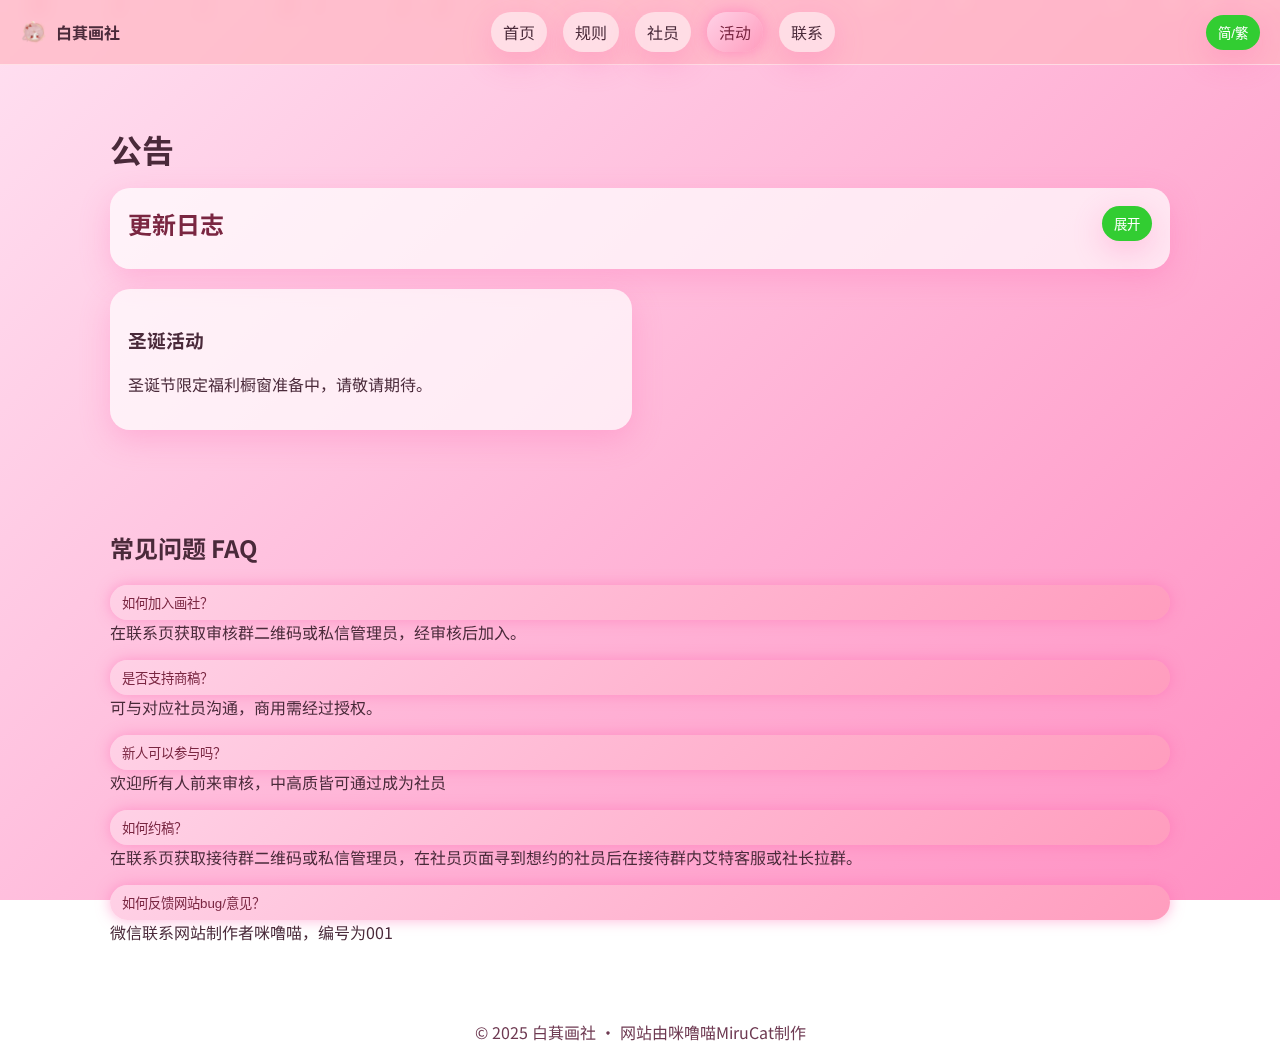
<file: activities.html>
<!DOCTYPE html>
<html lang="zh-CN">
<head>
  <meta charset="UTF-8">
  <meta name="viewport" content="width=device-width, initial-scale=1.0">
  <title>白萁画社 · 活动</title>
  <link rel="icon" href="assets/favicon.png" type="image/svg+xml">
  <link href="https://fonts.googleapis.com/css2?family=Noto+Sans+SC:wght@400;700&family=ZCOOL+KuaiLe&display=swap" rel="stylesheet">
  <link rel="stylesheet" href="style.css">
  <script defer src="script.js"></script>
</head>
<body data-page="activities">
  <div id="sakura-container"></div>
  <header class="navbar">
    <a class="logo" href="index.html"><img src="assets/favicon.png" alt="logo"> 白萁画社</a>
    <button class="hamburger" aria-label="菜单">☰</button>
    <nav class="nav-links">
      <a href="index.html">首页</a>
      <a href="rules.html">规则</a>
      <a href="members.html">社员</a>
      <a href="activities.html" class="active">活动</a>
      <a href="contact.html">联系</a>
    </nav>
    <div class="nav-actions">
      <button id="lang-toggle" class="pill">简/繁</button>
    </div>
  </header>

  <main>
    <section class="section">
      <h1 class="page-title">公告</h1>
      <div class="announcement-section">
        <div class="announcement-header">
          <h2>更新日志</h2>
          <button class="toggle-button" id="toggle-changelog">展开/收起</button>
        </div>
        <div class="changelog-content" id="changelog-content">
          <div class="changelog-item">
            <h3>2025年12月9日</h3>
            <ul>
              <li>正式启用网站</li>
            </ul>
          </div>
      
        </div>
      </div>
      <div class="card-grid">
        <article class="card">
          <h3>圣诞活动</h3>
          <p>圣诞节限定福利橱窗准备中，请敬请期待。</p>
        </article>
      </div>
    </section>

    <section class="section">
      <h2>常见问题 FAQ</h2>
      <div class="accordion" id="faq">
        <div class="accordion-item">
          <button class="accordion-header">如何加入画社？</button>
          <div class="accordion-body">在联系页获取审核群二维码或私信管理员，经审核后加入。</div>
        </div>
        <div class="accordion-item">
          <button class="accordion-header">是否支持商稿？</button>
          <div class="accordion-body">可与对应社员沟通，商用需经过授权。</div>
        </div>
        <div class="accordion-item">
          <button class="accordion-header">新人可以参与吗？</button>
          <div class="accordion-body">欢迎所有人前来审核，中高质皆可通过成为社员</div>
        </div>
        <div class="accordion-item">
          <button class="accordion-header">如何约稿？</button>
          <div class="accordion-body">在联系页获取接待群二维码或私信管理员，在社员页面寻到想约的社员后在接待群内艾特客服或社长拉群。</div>
        </div>
        <div class="accordion-item">
          <button class="accordion-header">如何反馈网站bug/意见？</button>
          <div class="accordion-body">微信联系网站制作者咪噜喵，编号为001</div>
        </div>
      </div>
    </section>
  </main>

  <footer class="footer">
    <div>© 2025 白萁画社 · 网站由咪噜喵MiruCat制作</div>
  </footer>
</body>
</html>
</file>
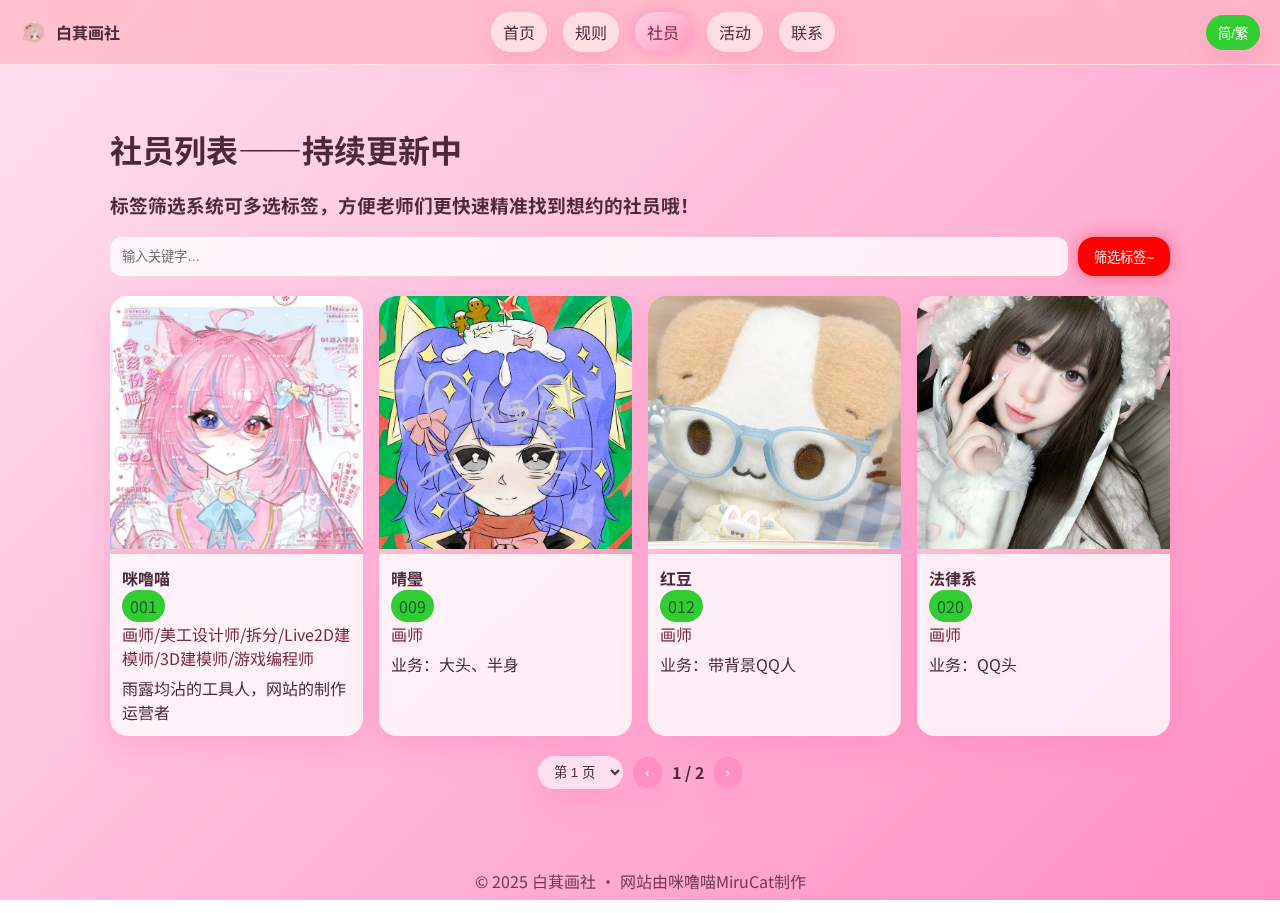
<file: members.html>
<!DOCTYPE html>
<html lang="zh-CN">
<head>
  <meta charset="UTF-8">
  <meta name="viewport" content="width=device-width, initial-scale=1.0">
  <title>白萁画社 · 社员</title>
  <link rel="icon" href="assets/favicon.png" type="image/svg+xml">
  <link href="https://fonts.googleapis.com/css2?family=Noto+Sans+SC:wght@400;700&family=ZCOOL+KuaiLe&display=swap" rel="stylesheet">
  <link rel="stylesheet" href="style.css">
  <script defer src="script.js"></script>
</head>
<body data-page="members">
  <div id="sakura-container"></div>
  <header class="navbar">
    <a class="logo" href="index.html"><img src="assets/favicon.png" alt="logo"> 白萁画社</a>
    <button class="hamburger" aria-label="菜单">☰</button>
    <nav class="nav-links">
      <a href="index.html">首页</a>
      <a href="rules.html">规则</a>
      <a href="members.html" class="active">社员</a>
      <a href="activities.html">活动</a>
      <a href="contact.html">联系</a>
    </nav>
    <div class="nav-actions">
      <button id="lang-toggle" class="pill">简/繁</button>
    </div>
  </header>

  <main>
    <section class="section">
      <h1 class="page-title">社员列表——持续更新中</h1>
      <h3 class="page-subtitle">标签筛选系统可多选标签，方便老师们更快速精准找到想约的社员哦！</h3>
      <div class="filter-bar">
        <input id="search-input" type="text" placeholder="输入关键字…">
        <button id="toggle-filter" class="btn glow">筛选标签~</button>
      </div>
      <div id="selected-tags" class="selected-tags"></div>
      <div id="filter-panel" class="filter-panel hidden">
        <div class="main-tags" id="main-tags"></div>
        <div class="sub-tags" id="sub-tags"></div>
      </div>

      <div id="members-grid" class="grid"></div>
      <div id="no-results" class="no-results hidden">目前没有符合条件的社员哦~</div>

      <div class="pagination-controls">
        <select id="page-select" class="pill"></select>
        <button id="prev-page" class="pill">‹</button>
        <span id="page-info">1 / 1</span>
        <button id="next-page" class="pill">›</button>
      </div>
    </section>
  </main>

  <div id="member-detail" class="modal hidden">
    <div class="modal-content">
      <button class="modal-close btn outline" id="back-to-list">返回社员列表</button>
      <div class="detail-header">
        <img id="detail-avatar" class="detail-avatar" alt="avatar">
        <div class="detail-info">
          <h2 id="detail-name"></h2>
          <div id="detail-id" class="badge"></div>
          <div id="detail-role" class="role"></div>
          <p id="detail-bio" class="bio"></p>
        </div>
      </div>
      <div id="services" class="services"></div>
    </div>
    <div id="lightbox" class="lightbox hidden">
      <button id="lightbox-close" class="btn outline">关闭</button>
      <div class="lightbox-stage">
        <button id="gallery-prev" class="gallery-arrow">‹</button>
        <div id="lightbox-content"></div>
        <button id="gallery-next" class="gallery-arrow">›</button>
      </div>
    </div>
  </div>

  <footer class="footer">
    <div>© 2025 白萁画社 · 网站由咪噜喵MiruCat制作</div>
  </footer>
</body>
</html>
</file>
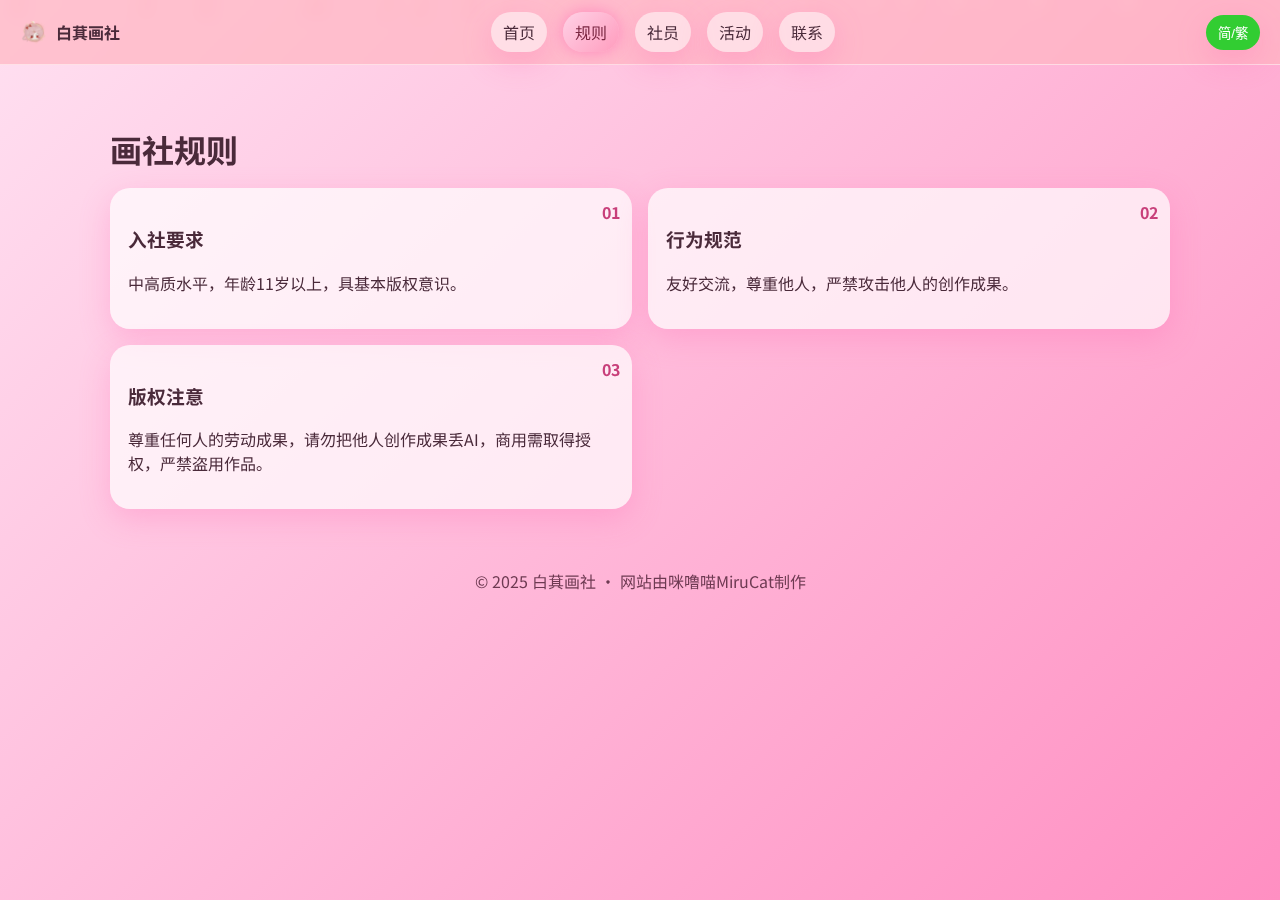
<file: rules.html>
<!DOCTYPE html>
<html lang="zh-CN">
<head>
  <meta charset="UTF-8">
  <meta name="viewport" content="width=device-width, initial-scale=1.0">
  <title>白萁画社 · 规则</title>
  <link rel="icon" href="assets/favicon.png" type="image/svg+xml">
  <link href="https://fonts.googleapis.com/css2?family=Noto+Sans+SC:wght@400;700&family=ZCOOL+KuaiLe&display=swap" rel="stylesheet">
  <link rel="stylesheet" href="style.css">
  <script defer src="script.js"></script>
</head>
<body data-page="rules">
  <div id="sakura-container"></div>
  <header class="navbar">
    <a class="logo" href="index.html"><img src="assets/favicon.png" alt="logo"> 白萁画社</a>
    <button class="hamburger" aria-label="菜单">☰</button>
    <nav class="nav-links">
      <a href="index.html">首页</a>
      <a href="rules.html" class="active">规则</a>
      <a href="members.html">社员</a>
      <a href="activities.html">活动</a>
      <a href="contact.html">联系</a>
    </nav>
    <div class="nav-actions">
      <button id="lang-toggle" class="pill">简/繁</button>
    </div>
  </header>

  <main>
    <section class="section">
      <h1 class="page-title">画社规则</h1>
      <div class="card-grid rule-grid">
        <article class="card rule">
          <div class="rule-index">01</div>
          <h3>入社要求</h3>
          <p>中高质水平，年龄11岁以上，具基本版权意识。</p>
        </article>
        <article class="card rule">
          <div class="rule-index">02</div>
          <h3>行为规范</h3>
          <p>友好交流，尊重他人，严禁攻击他人的创作成果。</p>
        </article>
        <article class="card rule">
          <div class="rule-index">03</div>
          <h3>版权注意</h3>
          <p>尊重任何人的劳动成果，请勿把他人创作成果丢AI，商用需取得授权，严禁盗用作品。</p>
        </article>
      </div>
    </section>
  </main>

  <footer class="footer">
    <div>© 2025 白萁画社 · 网站由咪噜喵MiruCat制作</div>
  </footer>
</body>
</html>
</file>
<file: style.css>
@font-face {
    font-family: 'MaoKenZhuYuanTi';
    src: url('./assets/MaoKenZhuYuanTi-MaokenZhuyuanTi-2.ttf') format('truetype');
    font-weight: normal;
    font-style: normal;
}

@import url('https://fonts.googleapis.com/css2?family=Noto+Sans+SC:wght@400;700&family=Noto+Sans+TC:wght@400;700&display=swap');

:root {
    --pink-1: #ffe0f1;
    --pink-2: #ffb8d9;
    --pink-3: #ff8fc2;
    --apple-green: #32CD32;
    /* 更鲜明的绿色 */
    --apple-red: #FF0000;
    --text: #4a2a3a;
    --white: #ffffff;
    --shadow: 0 10px 30px rgba(255, 105, 180, .3);
}

* {
    box-sizing: border-box
}

html,
body {
    height: 100%
}

body {
    margin: 0;
    color: var(--text);
    font-family: 'Noto Sans SC', system-ui, -apple-system, Segoe UI, Roboto, Arial, sans-serif;
    background: linear-gradient(135deg, var(--pink-1), var(--pink-2) 50%, var(--pink-3));
    background-attachment: fixed;
}

.navbar {
    position: sticky;
    top: 0;
    z-index: 1000;
    display: flex;
    align-items: center;
    justify-content: space-between;
    padding: 12px 20px;
    backdrop-filter: saturate(1.2) blur(8px);
    background: rgba(255, 182, 193, .7);
    border-bottom: 1px solid rgba(255, 255, 255, .5);
}

.logo {
    display: flex;
    align-items: center;
    gap: 8px;
    font-weight: 700;
    text-decoration: none;
    color: var(--text)
}

.logo img {
    width: 28px;
    height: 28px
}

.hamburger {
    border: none;
    background: var(--apple-red);
    color: #fff;
    border-radius: 10px;
    padding: 8px 12px;
    display: none
}

.nav-links {
    display: flex;
    gap: 16px
}

.nav-links a {
    color: var(--text);
    text-decoration: none;
    padding: 8px 12px;
    border-radius: 999px;
    background: rgba(255, 255, 255, .5);
    box-shadow: var(--shadow)
}

.nav-links a.active,
.nav-links a:hover {
    background: linear-gradient(135deg, #ffd1e6, #ff9dbe);
    color: #7a2641;
    box-shadow: 0 0 16px rgba(255, 105, 180, .6)
}

.nav-actions {
    display: flex;
    gap: 8px
}

.pill {
    border: none;
    padding: 8px 12px;
    border-radius: 999px;
    background: var(--apple-green);
    color: var(--white);
    box-shadow: var(--shadow);
    position: relative;
    z-index: 1;
    cursor: pointer
}

.btn {
    display: inline-block;
    text-decoration: none;
    border: none;
    padding: 10px 16px;
    border-radius: 16px;
    cursor: pointer
}

.btn.glow {
    background: var(--apple-red);
    color: #fff;
    box-shadow: 0 0 18px rgba(255, 0, 0, .4)
}

.btn.glow.green {
    background: var(--apple-green);
    color: var(--white);
    box-shadow: 0 0 18px rgba(60, 179, 113, .4)
}

.btn.outline {
    background: transparent;
    border: 2px solid var(--apple-green);
    color: #185b2e
}

.hero {
    position: relative;
    min-height: 60vh;
    display: grid;
    place-items: center;
    padding: 40px 20px
}

.hero-bg {
    position: absolute;
    inset: 0;
    background: url('assets/banner-apple.svg') center/cover no-repeat;
    opacity: .25
}

.hero-content {
    text-align: center;
    position: relative;
    /* 确保 z-index 生效 */
    z-index: 1;
    /* 确保内容在背景之上 */
}

.brand {
    font-family: 'MaoKenZhuYuanTi', 'Noto Sans SC', 'Noto Sans TC', 'ZCOOL KuaiLe', system-ui, sans-serif;
    font-size: 56px;
    color: #7a2641;
    font-weight: normal;
    /* 调整字重 */
    letter-spacing: 2px;
    /* 增加字间距 */
}

.slogan {
    font-size: 18px;
    margin: 10px 0 20px
}

.cta-group {
    display: flex;
    gap: 12px;
    justify-content: center
}

.section {
    padding: 40px 20px;
    max-width: 1100px;
    margin: 0 auto
}

.page-title {
    font-size: 32px;
    margin-bottom: 16px
}

.card-grid {
    display: grid;
    grid-template-columns: repeat(2, 1fr); /* Always two columns */
    gap: 16px;
    align-items: start; /* Align items to the start of the grid area */
}

.card {
    background: rgba(255, 255, 255, .7);
    border-radius: 20px;
    padding: 18px;
    box-shadow: var(--shadow)
}

.qr-card {
    text-align: center;
}

.qr-card .qr {
    max-width: 100%;
    height: auto;
    margin-top: 10px;
    border-radius: 10px;
}

.qr-card h3 {
    margin-top: 0;
    color: var(--text);
}

.qr-card .note {
    font-size: 0.9em;
    color: #6e3a52;
    margin-top: 10px;
    white-space: pre-wrap;
}

.announcement-section {
    background: rgba(255, 255, 255, .7);
    border-radius: 20px;
    padding: 18px;
    box-shadow: var(--shadow);
    margin-bottom: 20px;
}

.announcement-header {
    display: flex;
    justify-content: space-between;
    align-items: center;
    margin-bottom: 10px;
}

.announcement-header h2 {
    margin: 0;
    font-size: 24px;
    color: #7a2641;
}

.toggle-button {
    background: var(--apple-green);
    color: var(--white);
    border: none;
    padding: 8px 12px;
    border-radius: 999px;
    cursor: pointer;
    box-shadow: var(--shadow);
}

.changelog-content {
    max-height: 500px;
    /* 初始最大高度 */
    overflow: hidden;
    transition: max-height 0.3s ease;
}

.changelog-content.collapsed {
    max-height: 0;
}

.accordion-header {
    background: linear-gradient(135deg, #ffd1e6, #ff9dbe);
    color: #7a2641;
    border-radius: 999px;
    padding: 8px 12px;
    box-shadow: 0 0 14px rgba(255, 105, 180, .5);
    border: none;
    text-align: left;
    width: 100%;
    cursor: pointer;
}

.accordion-item {
    margin-bottom: 16px;
}

.changelog-content {
    max-height: 500px;
    /* 初始最大高度 */
    overflow: hidden;
    transition: max-height 0.3s ease-out;
}

.changelog-content.collapsed {
    max-height: 0;
}

.changelog-item {
    margin-bottom: 15px;
    padding-bottom: 15px;
    border-bottom: 1px dashed rgba(122, 38, 65, 0.2);
}

.changelog-item:last-child {
    border-bottom: none;
    margin-bottom: 0;
    padding-bottom: 0;
}

.changelog-item h3 {
    margin: 0 0 8px 0;
    color: #c83f7a;
    font-size: 18px;
}

.changelog-item ul {
    list-style: disc inside;
    padding-left: 0;
    margin: 0;
}

.changelog-item li {
    margin-bottom: 5px;
}

.rule {
    position: relative
}

.rule-index {
    position: absolute;
    top: 12px;
    right: 12px;
    font-weight: 700;
    color: #c83f7a
}

.pagination-controls {
    display: flex;
    justify-content: center;
    align-items: center;
    gap: 10px;
    margin-top: 20px;
    margin-bottom: 20px;
}

.pagination-controls .pill {
    background: var(--pink-3);
    color: var(--white);
    border: none;
    padding: 8px 12px;
    border-radius: 999px;
    cursor: pointer;
    box-shadow: var(--shadow);
}

.pagination-controls #page-select {
    background: var(--pink-1);
    color: var(--text);
    border: none;
    border-radius: 999px;
    padding: 8px 12px;
    cursor: pointer;
    box-shadow: var(--shadow);
}

.pagination-controls #page-info {
    font-weight: 700;
    color: var(--text);
}

.footer {
    padding: 20px;
    text-align: center;
    color: #6e3a52
}

.filter-bar {
    display: flex;
    gap: 10px;
    align-items: center;
    margin-bottom: 10px
}

.filter-bar input {
    flex: 1;
    border: none;
    border-radius: 12px;
    padding: 12px;
    background: rgba(255, 255, 255, .8)
}

.selected-tags {
    display: flex;
    gap: 8px;
    flex-wrap: wrap;
    margin-bottom: 10px
}

.tag-chip {
    display: flex;
    align-items: center;
    gap: 6px;
    padding: 6px 10px;
    border-radius: 999px;
    background: linear-gradient(135deg, #b4f5b4, #ffb4b4);
    color: #3a2a2a
}

.tag-chip button {
    border: none;
    background: transparent;
    cursor: pointer
}

.filter-panel {
    background: rgba(255, 255, 255, .6);
    border-radius: 16px;
    padding: 12px;
    box-shadow: var(--shadow);
    display: flex;
    flex-direction: column;
    gap: 16px
}

.filter-panel.hidden {
    display: none
}

.hidden {
    display: none;
}

.main-tags,
.sub-tags {
    display: flex;
    gap: 10px;
    flex-wrap: wrap
}

.tag-btn {
    border: none;
    padding: 8px 12px;
    border-radius: 999px;
    background: rgba(255, 255, 255, .7);
    cursor: pointer;
    margin-right: 8px;
}

.tag-btn.active {
    background: linear-gradient(135deg, #a5f3a5, #ff9dbe);
    box-shadow: 0 0 14px rgba(255, 105, 180, .5)
}

.grid {
    display: grid;
    grid-template-columns: repeat(4, 1fr);
    gap: 16px
}

@media (max-width: 768px) {
    .grid {
        grid-template-columns: repeat(2, 1fr);
    }
}

.member-card {
    background: rgba(255, 255, 255, .8);
    border-radius: 18px;
    overflow: hidden;
    box-shadow: var(--shadow)
}

.member-card .cover {
    aspect-ratio: 1/1;
    background: linear-gradient(135deg, #ffddea, #ff9dbf)
}

.member-card img {
    width: 100%;
    height: 100%;
    object-fit: cover
}

.member-card .info {
    padding: 12px
}

.member-card .name {
    font-weight: 700
}

.badge {
    display: inline-block;
    padding: 4px 8px;
    border-radius: 999px;
    background: var(--apple-green);
    color: #185b2e;
    margin-right: 15px;
}

.role {
    color: #7a2641
}

.role {
    color: #7a2641
}

.no-results {
    padding: 20px;
    text-align: center
}

.modal {
    position: fixed;
    inset: 0;
    background: rgba(0, 0, 0, .4);
    display: flex;
    align-items: flex-start;
    justify-content: center;
    padding: 40px;
    z-index: 2000
}

.modal.hidden {
    display: none
}

.modal-content {
    max-width: 1000px;
    width: 100%;
    background: rgba(255, 255, 255, .95);
    border-radius: 16px;
    padding: 16px;
    box-shadow: var(--shadow);
    max-height: 80vh; /* Allow modal content to scroll */
    overflow-y: auto; /* Enable vertical scrolling */
}

.detail-header {
    display: flex;
    gap: 16px;
    align-items: center
}

.detail-avatar {
    width: 120px;
    height: 120px;
    border-radius: 16px;
    object-fit: cover;
    background: #ffd1e6
}

.bio {
    margin-top: 6px
}

.services {
    margin-top: 16px;
    display: grid;
    grid-template-columns: 1fr;
    gap: 16px
}

.service-card {
    padding: 12px;
    border-radius: 14px;
    background: rgba(255, 255, 255, .7);
    width: 100%;
    box-sizing: border-box;
    overflow: hidden
}

.service-head {
    display: flex;
    align-items: center;
    justify-content: space-between
}

.price {
    color: #c83f7a;
    font-weight: 700
}
:root {
  --gallery-item-min-width: 120px;
}

.gallery {
    display: grid;
    grid-template-columns: repeat(auto-fill, minmax(var(--gallery-item-min-width), 1fr));
    gap: 8px;
    margin-top: 10px
}

@media (max-width: 768px) {
  :root {
    --gallery-item-min-width: 80px; /* Smaller min-width for gallery items on narrow screens */
  }
}

.gallery .item {
    position: relative;
    aspect-ratio: 1/1;
    border-radius: 12px;
    overflow: hidden;
    background: #ffd1e6;
    cursor: pointer
}

.gallery .item img,
.gallery .item video {
    width: 100%;
    height: 100%;
    object-fit: cover
}

.gallery-arrow {
    border: none;
    background: var(--apple-red);
    color: #fff;
    border-radius: 999px;
    width: 40px;
    height: 40px
}

.carousel {
    display: flex;
    align-items: center;
    justify-content: space-between;
    gap: 12px;
    margin-top: 10px;
    width: 100%;
}

:root { --carousel-item-size: 100px; }

.carousel-stage {
    display: flex;
    align-items: center;
    gap: 8px;
    width: 100%;
    max-width: calc(100% - 120px);
    height: calc(var(--carousel-item-size));
    overflow: hidden;
}

@media (max-width: 768px) {
  :root { --carousel-item-size: 70px; }
  .carousel-stage { max-width: calc(100% - 80px); height: calc(var(--carousel-item-size)); }
  .gallery-arrow { width: 30px; height: 30px; }
}

@media (max-width: 420px) {
  .modal { padding: 20px; }
  :root { --carousel-item-size: 60px; }
  .carousel-stage { max-width: calc(100% - 56px); height: calc(var(--carousel-item-size)); }
  .gallery-arrow { width: 28px; height: 28px; }
}

.carousel-stage .item {
    flex: 0 0 var(--carousel-item-size);
    width: var(--carousel-item-size);
    height: var(--carousel-item-size);
    border-radius: 12px;
    overflow: hidden;
    background: #ffd1e6;
    cursor: pointer;
}

.carousel-stage .item.empty {
    background: transparent;
    cursor: default;
}

.carousel-stage .item img,
.carousel-stage .item video {
    width: 100%;
    height: 100%;
    object-fit: cover;
}

.carousel-arrow {
    border: none;
    background: var(--apple-red);
    color: #fff;
    border-radius: 999px;
    width: 40px;
    height: 40px;
    cursor: pointer;
}

.carousel-dots {
    display: flex;
    justify-content: center;
    gap: 8px;
    margin-top: 8px;
}

.dot {
    width: 8px;
    height: 8px;
    border-radius: 50%;
    background: rgba(122, 38, 65, .3);
    border: none;
    cursor: pointer;
}

.dot.active {
    background: #c83f7a;
}

.lightbox {
    position: fixed;
    inset: 0;
    background: rgba(0, 0, 0, .6);
    display: flex;
    align-items: center;
    justify-content: center
}

.lightbox.hidden {
    display: none
}

.lightbox-stage {
    display: flex;
    align-items: center;
    gap: 12px
}

#lightbox-content {
    width: 70vw;
    max-width: 900px;
    aspect-ratio: 1/1;
    background: #000;
    border-radius: 12px;
    overflow: hidden
}

#lightbox-content img,
#lightbox-content video {
    width: 100%;
    height: 100%;
    object-fit: contain;
    background: #000
}

#lightbox-close {
    position: absolute;
    top: 20px;
    left: 20px;
}

#lightbox-qr-img {
    max-width: 80vw;
    max-height: 80vh;
    border-radius: 12px;
}

.link-card {
    text-align: center
}

.platform-button {
    display: flex;
    flex-direction: row;
    /* 改为水平排列 */
    align-items: center;
    justify-content: center;
    text-decoration: none;
    color: var(--text);
    /* 使用主题文本颜色 */
    padding: 18px;
    gap: 8px;
    /* 图标和文字之间的间距 */
}

.platform-icon {
    font-size: 36px;
    /* 调整图标大小 */
    color: #c83f7a;
    /* 图标颜色 */
}

.platform-name {
    font-weight: 700;
    font-size: 1.1em;
}

.service-tags {
    display: flex;
    flex-wrap: wrap;
    gap: 6px;
    margin-top: 10px;
}

.service-tag-item {
    background: rgba(255, 105, 180, .2);
    color: #7a2641;
    padding: 4px 8px;
    border-radius: 999px;
    font-size: 0.8em;
}

.wechat {
    display: flex;
    gap: 16px;
    align-items: center
}

.wechat .qr {
    width: 160px;
    height: 160px
}

.wx-id {
    font-size: 18px;
    font-weight: 700
}

.note {
    color: #7a2641;
    white-space: pre-wrap;
}

@media (max-width:840px) {
    .hamburger {
        display: inline-block
    }

    .nav-links {
        position: absolute;
        top: 56px;
        left: 0;
        right: 0;
        flex-direction: column;
        background: rgba(255, 182, 193, .9);
        padding: 10px;
        display: none
    }

    .nav-links.open {
        display: flex
    }

    .detail-header {
        flex-direction: column;
        align-items: flex-start
    }
}

#sakura-container {
    pointer-events: none;
    position: fixed;
    inset: 0;
    overflow: hidden;
    z-index: 0
}

.petal {
    position: absolute;
    width: 14px;
    height: 14px;
    background: radial-gradient(circle at 30% 30%, #fff 0%, #ffc1d7 40%, #ff8fb7 100%);
    border-radius: 50% 60% 50% 60%;
    opacity: .9;
    animation: fall linear infinite
}

@keyframes fall {
    0% {
        transform: translateY(-10vh) rotate(0deg)
    }

    100% {
        transform: translateY(110vh) rotate(360deg)
    }
}

.outline:hover {
    border-color: var(--apple-red);
    color: var(--apple-red)
}

.glow:hover {
    filter: brightness(1.05)
}

.tag-btn:hover {
    box-shadow: 0 0 10px rgba(255, 105, 180, .5)
}

.hero:before {
    content: "";
    position: absolute;
    inset: 0;
    background-image:
        radial-gradient(circle at 10% 20%, rgba(255, 255, 255, .8) 0 3px, transparent 4px),
        radial-gradient(circle at 80% 30%, rgba(255, 0, 0, .15) 0 32px, transparent 33px),
        radial-gradient(circle at 30% 70%, rgba(144, 238, 144, .2) 0 26px, transparent 27px);
    background-size: 60px 60px, 200px 200px, 180px 180px;
    background-repeat: repeat;
    opacity: .35
}
</file>
